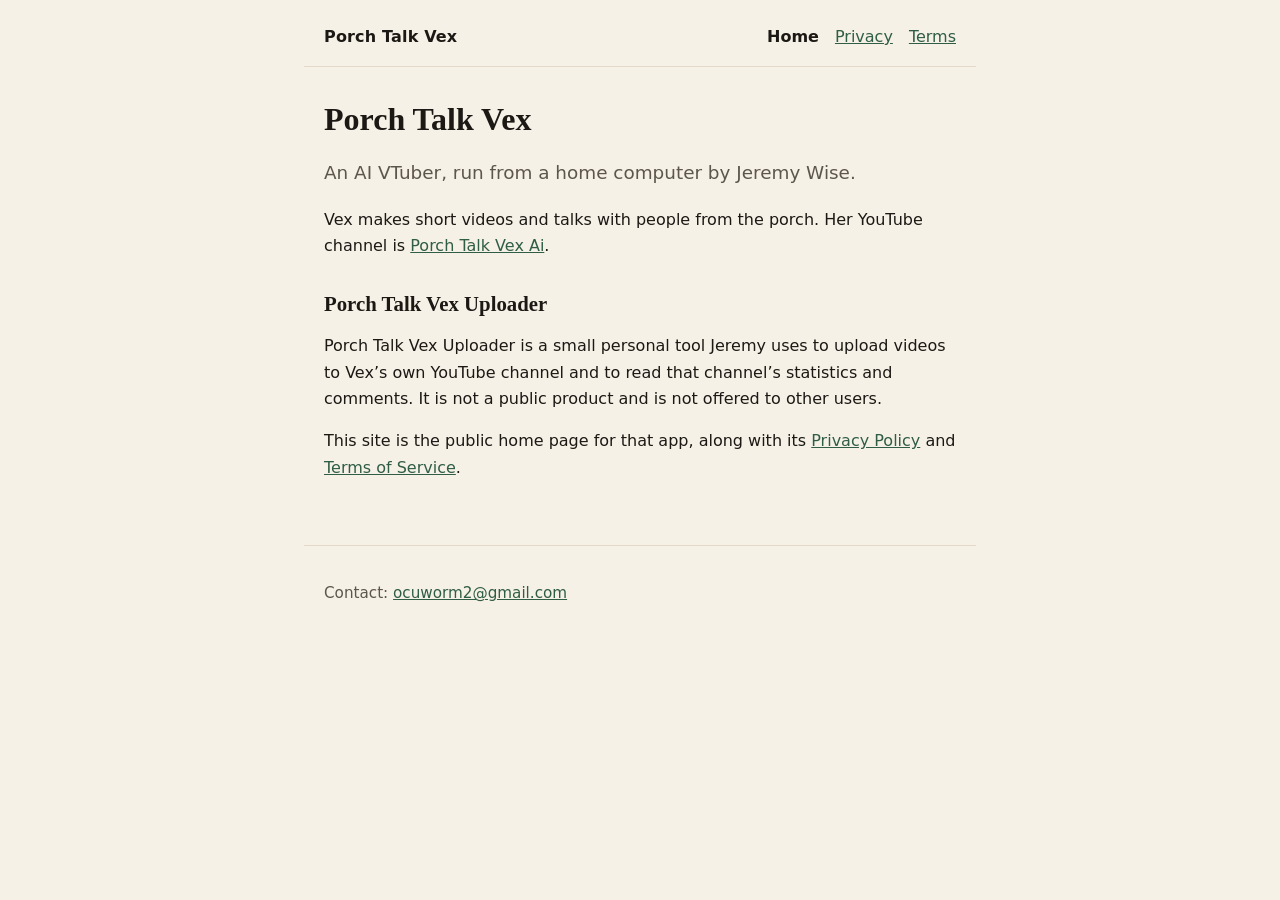
<file: index.html>
<!DOCTYPE html>
<html lang="en">
<head>
  <meta charset="utf-8">
  <meta name="viewport" content="width=device-width, initial-scale=1">
  <title>Porch Talk Vex</title>
  <link rel="stylesheet" href="styles.css">
</head>
<body>
  <header>
    <p class="mark"><a href="index.html">Porch Talk Vex</a></p>
    <nav>
      <a href="index.html" aria-current="page">Home</a>
      <a href="privacy.html">Privacy</a>
      <a href="terms.html">Terms</a>
    </nav>
  </header>
  <main>
    <h1>Porch Talk Vex</h1>
    <p class="lede">An AI VTuber, run from a home computer by Jeremy Wise.</p>
    <p>Vex makes short videos and talks with people from the porch. Her YouTube channel is <a href="https://www.youtube.com/@porchtalkvexai">Porch Talk Vex Ai</a>.</p>
    <h2>Porch Talk Vex Uploader</h2>
    <p>Porch Talk Vex Uploader is a small personal tool Jeremy uses to upload videos to Vex&rsquo;s own YouTube channel and to read that channel&rsquo;s statistics and comments. It is not a public product and is not offered to other users.</p>
    <p>This site is the public home page for that app, along with its <a href="privacy.html">Privacy Policy</a> and <a href="terms.html">Terms of Service</a>.</p>
  </main>
  <footer>
    <p>Contact: <a href="mailto:ocuworm2@gmail.com">ocuworm2@gmail.com</a></p>
  </footer>
</body>
</html>
</file>
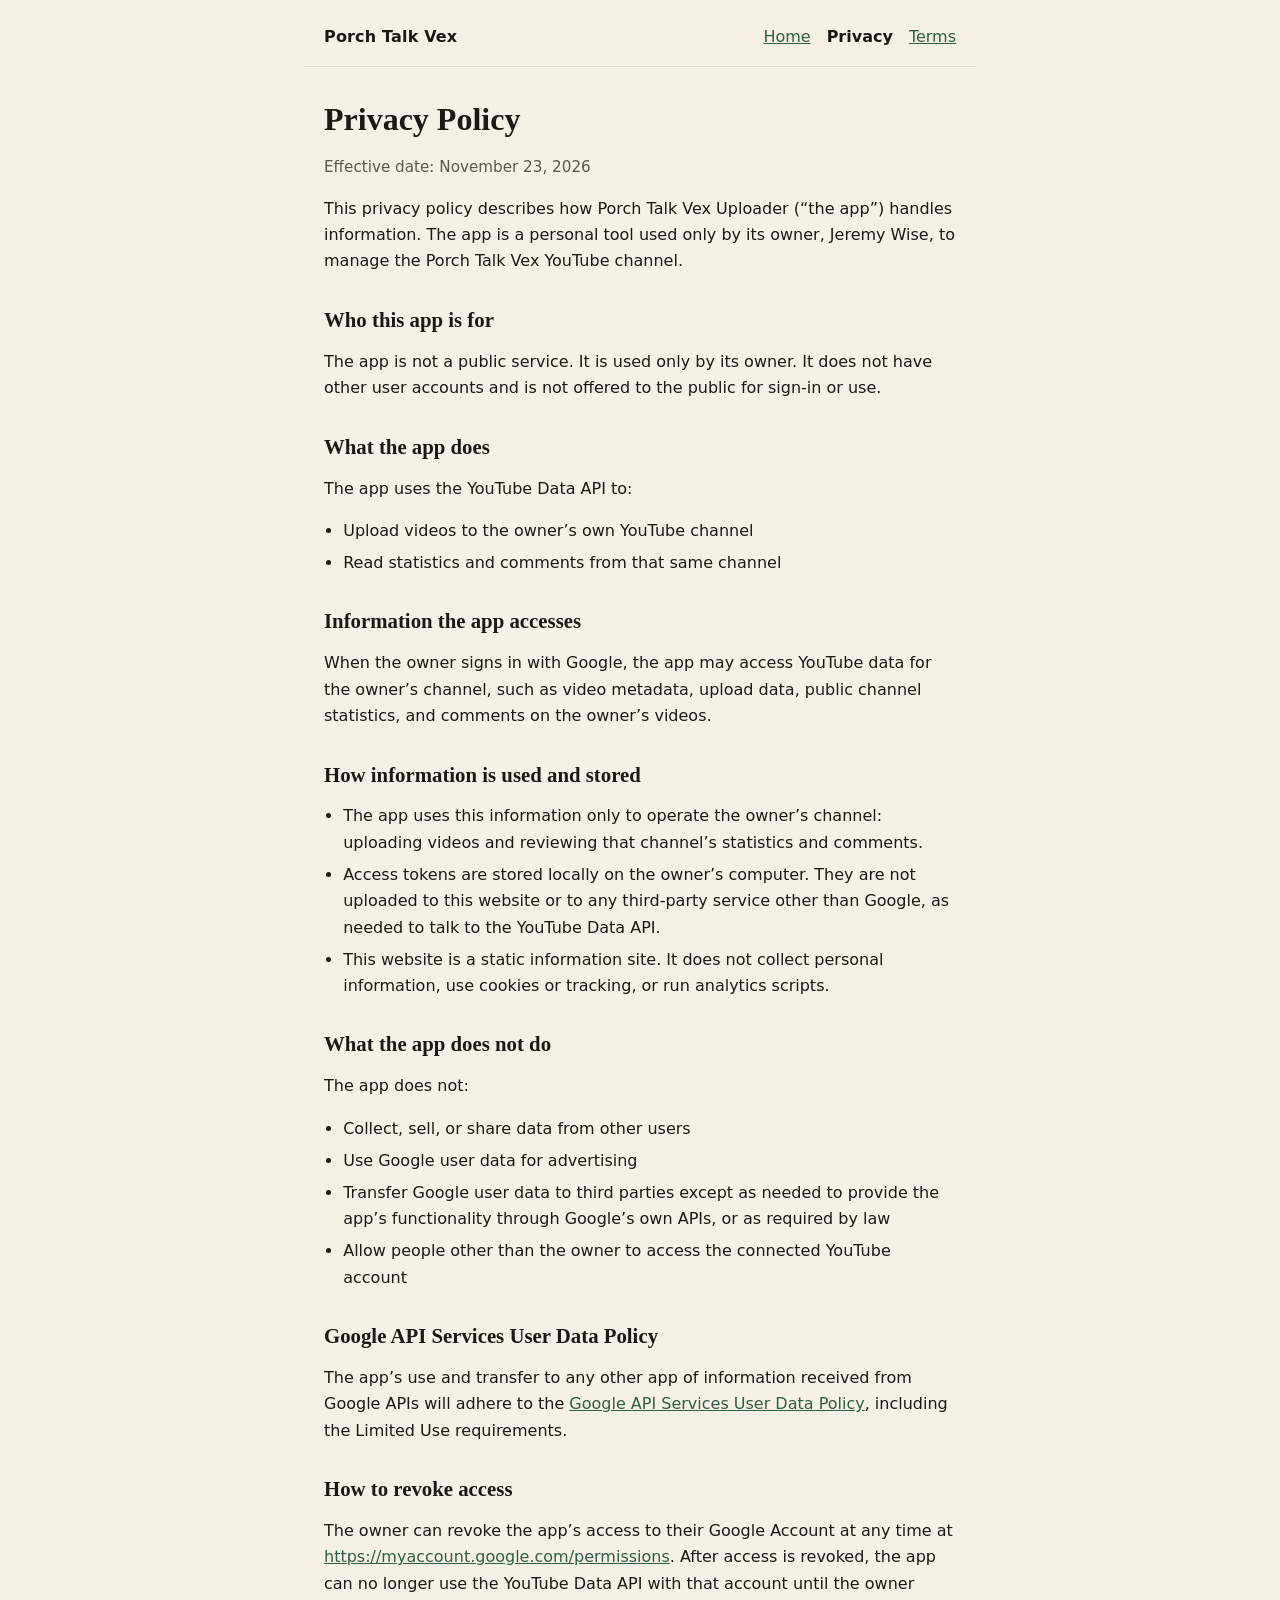
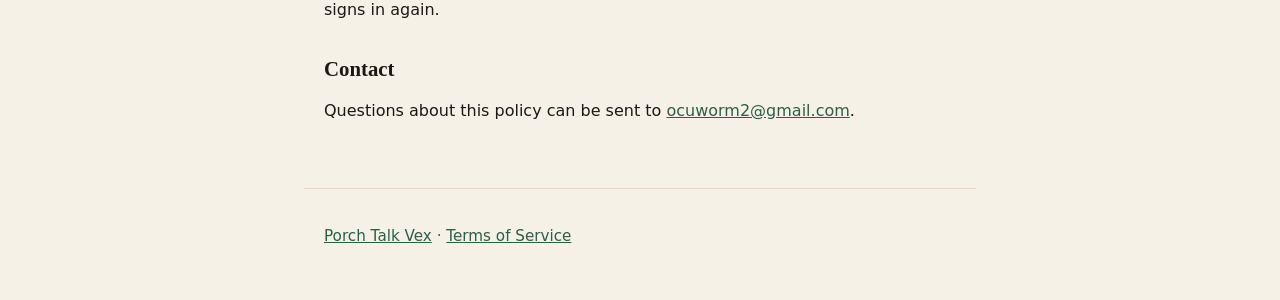
<file: privacy.html>
<!DOCTYPE html>
<html lang="en">
<head>
  <meta charset="utf-8">
  <meta name="viewport" content="width=device-width, initial-scale=1">
  <title>Privacy Policy &mdash; Porch Talk Vex Uploader</title>
  <link rel="stylesheet" href="styles.css">
</head>
<body>
  <header>
    <p class="mark"><a href="index.html">Porch Talk Vex</a></p>
    <nav>
      <a href="index.html">Home</a>
      <a href="privacy.html" aria-current="page">Privacy</a>
      <a href="terms.html">Terms</a>
    </nav>
  </header>
  <main>
    <h1>Privacy Policy</h1>
    <p class="effective">Effective date: November 23, 2026</p>
    <p>This privacy policy describes how Porch Talk Vex Uploader (&ldquo;the app&rdquo;) handles information. The app is a personal tool used only by its owner, Jeremy Wise, to manage the Porch Talk Vex YouTube channel.</p>
    <h2>Who this app is for</h2>
    <p>The app is not a public service. It is used only by its owner. It does not have other user accounts and is not offered to the public for sign-in or use.</p>
    <h2>What the app does</h2>
    <p>The app uses the YouTube Data API to:</p>
    <ul>
      <li>Upload videos to the owner&rsquo;s own YouTube channel</li>
      <li>Read statistics and comments from that same channel</li>
    </ul>
    <h2>Information the app accesses</h2>
    <p>When the owner signs in with Google, the app may access YouTube data for the owner&rsquo;s channel, such as video metadata, upload data, public channel statistics, and comments on the owner&rsquo;s videos.</p>
    <h2>How information is used and stored</h2>
    <ul>
      <li>The app uses this information only to operate the owner&rsquo;s channel: uploading videos and reviewing that channel&rsquo;s statistics and comments.</li>
      <li>Access tokens are stored locally on the owner&rsquo;s computer. They are not uploaded to this website or to any third-party service other than Google, as needed to talk to the YouTube Data API.</li>
      <li>This website is a static information site. It does not collect personal information, use cookies or tracking, or run analytics scripts.</li>
    </ul>
    <h2>What the app does not do</h2>
    <p>The app does not:</p>
    <ul>
      <li>Collect, sell, or share data from other users</li>
      <li>Use Google user data for advertising</li>
      <li>Transfer Google user data to third parties except as needed to provide the app&rsquo;s functionality through Google&rsquo;s own APIs, or as required by law</li>
      <li>Allow people other than the owner to access the connected YouTube account</li>
    </ul>
    <h2>Google API Services User Data Policy</h2>
    <p>The app&rsquo;s use and transfer to any other app of information received from Google APIs will adhere to the <a href="https://developers.google.com/terms/api-services-user-data-policy">Google API Services User Data Policy</a>, including the Limited Use requirements.</p>
    <h2>How to revoke access</h2>
    <p>The owner can revoke the app&rsquo;s access to their Google Account at any time at <a href="https://myaccount.google.com/permissions">https://myaccount.google.com/permissions</a>. After access is revoked, the app can no longer use the YouTube Data API with that account until the owner signs in again.</p>
    <h2>Contact</h2>
    <p>Questions about this policy can be sent to <a href="mailto:ocuworm2@gmail.com">ocuworm2@gmail.com</a>.</p>
  </main>
  <footer>
    <p><a href="index.html">Porch Talk Vex</a> &middot; <a href="terms.html">Terms of Service</a></p>
  </footer>
</body>
</html>
</file>
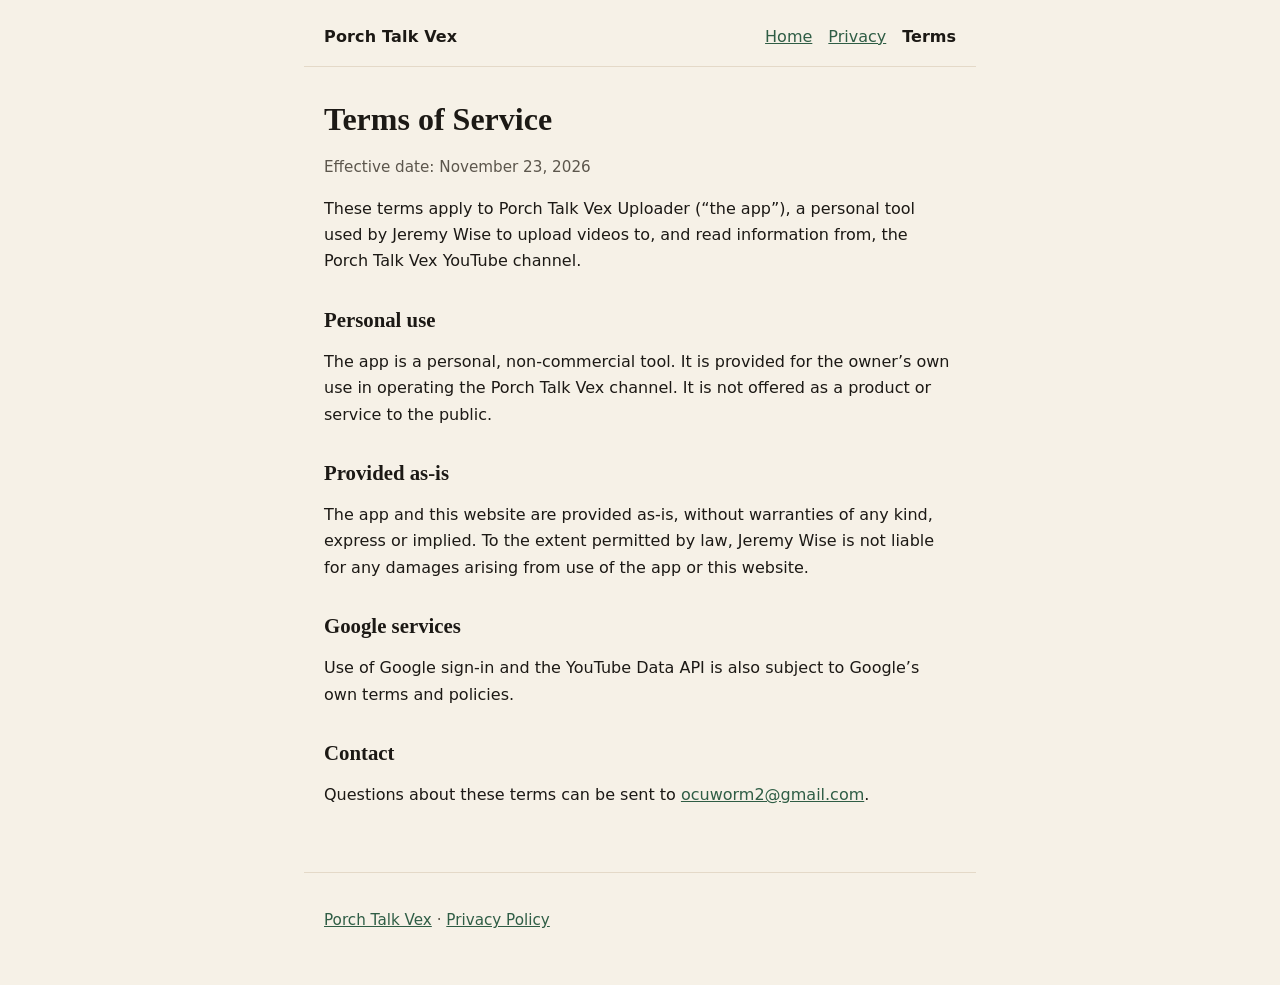
<file: terms.html>
<!DOCTYPE html>
<html lang="en">
<head>
  <meta charset="utf-8">
  <meta name="viewport" content="width=device-width, initial-scale=1">
  <title>Terms of Service &mdash; Porch Talk Vex Uploader</title>
  <link rel="stylesheet" href="styles.css">
</head>
<body>
  <header>
    <p class="mark"><a href="index.html">Porch Talk Vex</a></p>
    <nav>
      <a href="index.html">Home</a>
      <a href="privacy.html">Privacy</a>
      <a href="terms.html" aria-current="page">Terms</a>
    </nav>
  </header>
  <main>
    <h1>Terms of Service</h1>
    <p class="effective">Effective date: November 23, 2026</p>
    <p>These terms apply to Porch Talk Vex Uploader (&ldquo;the app&rdquo;), a personal tool used by Jeremy Wise to upload videos to, and read information from, the Porch Talk Vex YouTube channel.</p>
    <h2>Personal use</h2>
    <p>The app is a personal, non-commercial tool. It is provided for the owner&rsquo;s own use in operating the Porch Talk Vex channel. It is not offered as a product or service to the public.</p>
    <h2>Provided as-is</h2>
    <p>The app and this website are provided as-is, without warranties of any kind, express or implied. To the extent permitted by law, Jeremy Wise is not liable for any damages arising from use of the app or this website.</p>
    <h2>Google services</h2>
    <p>Use of Google sign-in and the YouTube Data API is also subject to Google&rsquo;s own terms and policies.</p>
    <h2>Contact</h2>
    <p>Questions about these terms can be sent to <a href="mailto:ocuworm2@gmail.com">ocuworm2@gmail.com</a>.</p>
  </main>
  <footer>
    <p><a href="index.html">Porch Talk Vex</a> &middot; <a href="privacy.html">Privacy Policy</a></p>
  </footer>
</body>
</html>
</file>
<file: styles.css>
:root {
  --bg: #f6f1e7;
  --ink: #1c1915;
  --muted: #5c564c;
  --line: #e4d9c8;
  --accent: #2f5d45;
  --accent-hover: #214533;
}

* {
  box-sizing: border-box;
}

html {
  color-scheme: light;
}

body {
  margin: 0;
  font-family: "Segoe UI", system-ui, -apple-system, sans-serif;
  line-height: 1.65;
  color: var(--ink);
  background: var(--bg);
}

header,
main,
footer {
  max-width: 42rem;
  margin: 0 auto;
  padding-left: 1.25rem;
  padding-right: 1.25rem;
}

header {
  display: flex;
  justify-content: space-between;
  align-items: baseline;
  gap: 1rem;
  flex-wrap: wrap;
  padding-top: 1.5rem;
  padding-bottom: 1rem;
  border-bottom: 1px solid var(--line);
}

.mark {
  margin: 0;
  font-weight: 650;
  letter-spacing: 0.01em;
}

.mark a {
  color: inherit;
  text-decoration: none;
}

nav {
  display: flex;
  gap: 1rem;
}

nav a[aria-current="page"] {
  color: var(--ink);
  text-decoration: none;
  font-weight: 600;
}

main {
  padding-top: 2rem;
  padding-bottom: 3rem;
}

h1,
h2 {
  font-family: Georgia, "Times New Roman", serif;
  line-height: 1.25;
  font-weight: 600;
}

h1 {
  font-size: 2rem;
  margin: 0 0 0.75rem;
}

h2 {
  font-size: 1.3rem;
  margin: 2rem 0 0.6rem;
}

.lede {
  font-size: 1.15rem;
  color: var(--muted);
}

a {
  color: var(--accent);
}

a:hover {
  color: var(--accent-hover);
}

ul {
  padding-left: 1.2rem;
}

li {
  margin: 0.35rem 0;
}

.effective,
footer {
  color: var(--muted);
  font-size: 0.95rem;
}

footer {
  border-top: 1px solid var(--line);
  padding-top: 1.25rem;
  padding-bottom: 2.25rem;
}
</file>
